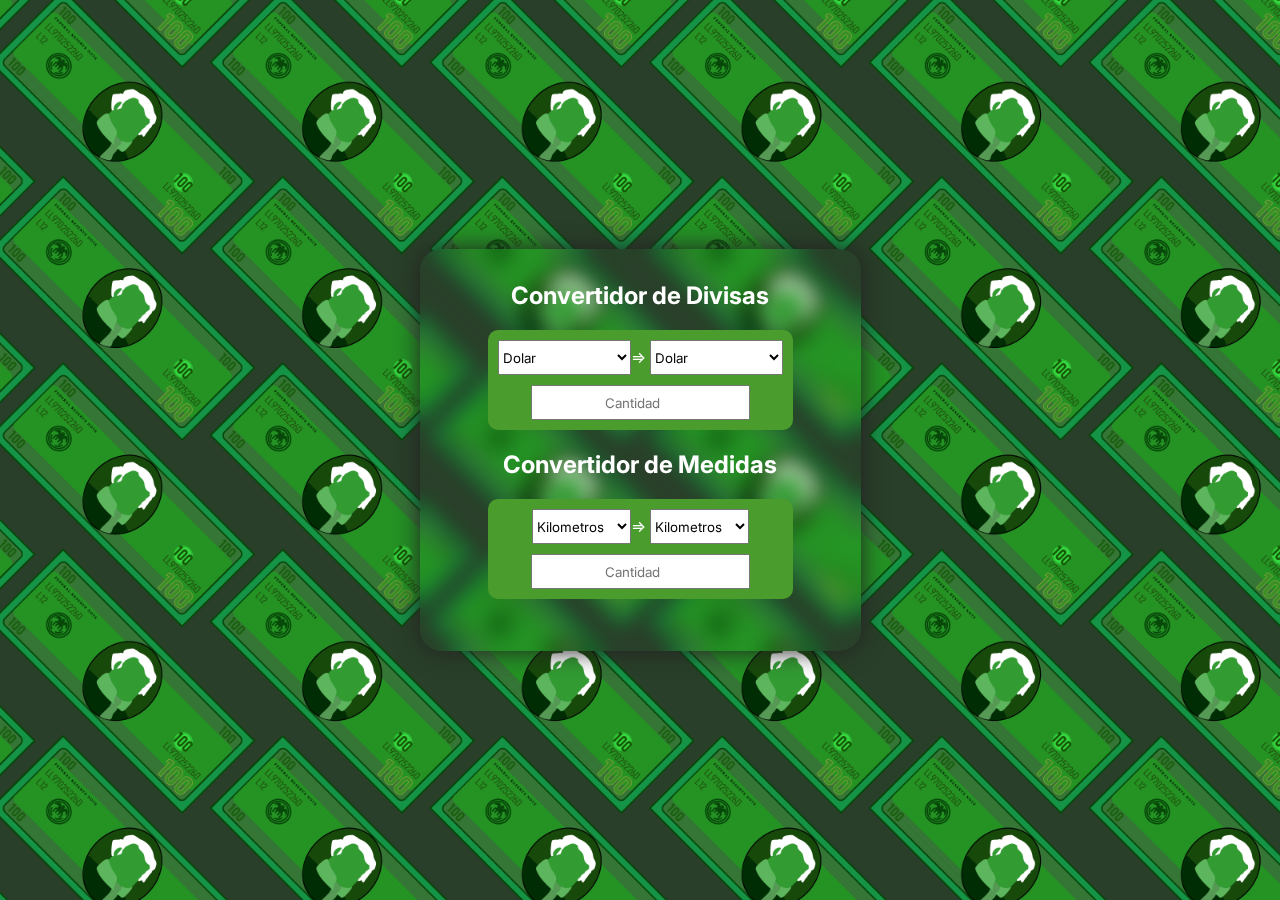
<file: Proyecto-Divisas/index.html>
<!DOCTYPE html>
<html lang="en">
<head>
    <meta charset="UTF-8">
    <meta http-equiv="X-UA-Compatible" content="IE=edge">
    <meta name="viewport" content="width=device-width, initial-scale=1.0">
    <link rel="stylesheet" href="./CSS/login32.css">
    <link rel="preconnect" href="https://fonts.googleapis.com">
    <link rel="preconnect" href="https://fonts.gstatic.com">
    <link href="https://fonts.googleapis.com/css2?family=Inter:wght@300&display=swap" rel="stylesheet">
    <title>Convertidor</title>
</head>
<body>    
    <div class="formulario_conteiner">
        <h2>Convertidor de Divisas</h2>

        <div class="conteiner_cambio">
            <select name="unidad1" id="unidad1">
                <option value="Dolar">Dolar</option>
                <option value="Euro">Euro</option>
                <option value="Peso">Pesos Argentinos</option>
            </select>=>
            <select name="unidad2" id="unidad2">
               <option value="Dolar">Dolar</option>
               <option value="Euro">Euro</option>
               <option value="Peso">Pesos Argentinos</option>
           </select>
           <input type="number" placeholder="Cantidad" id="cantidad1">
          </div>

        <div class="resultado_conteiner" id="resultado1"></div>

        <h2 class="medidas">Convertidor de Medidas</h2>
        <div class="conteiner_cambio">
            <select name="unidad3" id="unidad3">
                <option value="Kilometros">Kilometros</option>
                <option value="Centimetros">Centimetros</option>
                <option value="Milimetros">Milimetros</option>
            </select>=>
            <select name="unidad4" id="unidad4">
               <option value="Kilometros">Kilometros</option>
               <option value="Centimetros">Centimetros</option>
               <option value="Milimetros">Milimetros</option>
           </select>
           <input type="number" placeholder="Cantidad" id="cantidad2">
          </div>

        <div class="resultado_conteiner" id="resultado2"></div>

    </div>
    <script src="./JS/datos3.js"></script>
</body>
</html>
</file>
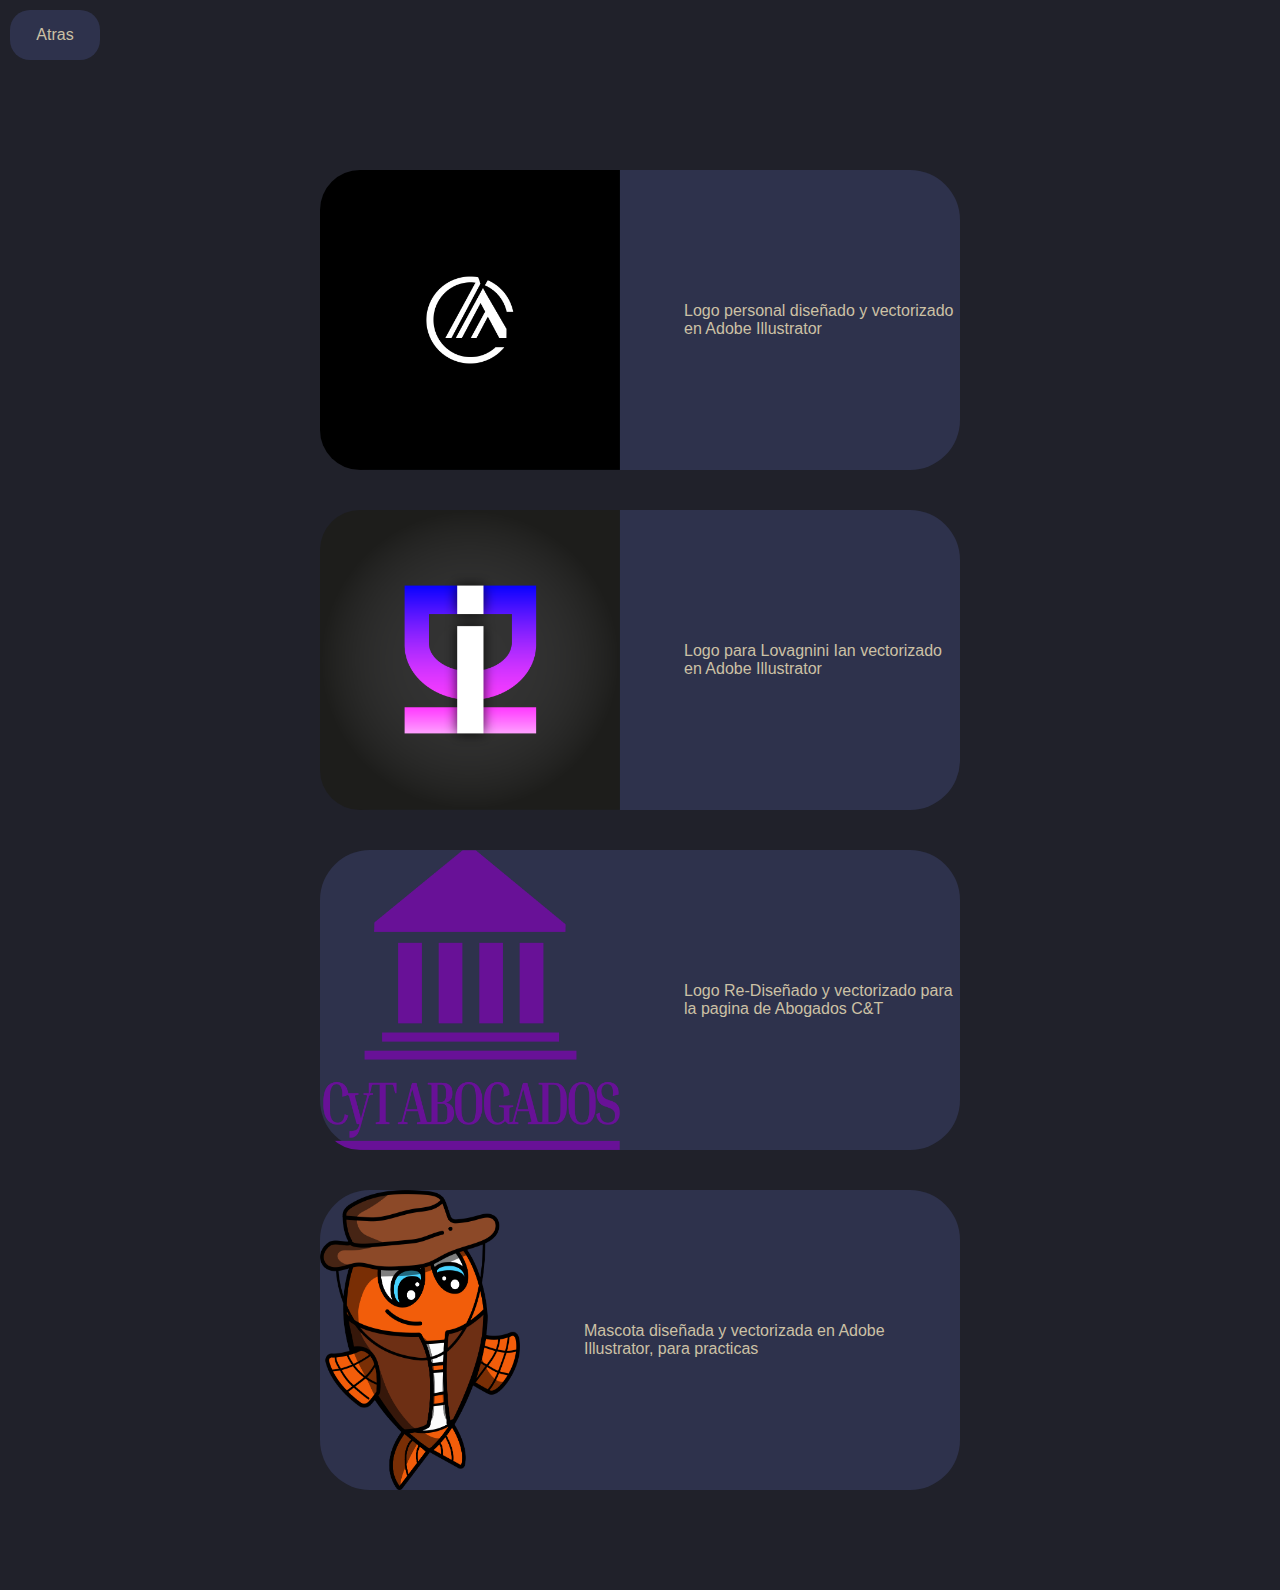
<file: Pages/pag-1-logos.html>
<!DOCTYPE html>
<html lang="en">
<head>
    <meta charset="UTF-8">
    <meta name="viewport" content="width=device-width, initial-scale=1.0">
    <link rel="icon" href="../Icons/Logo-Personal.svg">
    <link rel="stylesheet" href="../CSS/style-pag_1.css">
    <title>Trabajos de Adobe Illustrator</title>
</head>
<body>
    <div class="boton"><a href="../index.html">Atras</a></div>

    <section class="container_expo">
        <div class="container_fotos">
            <div class="foto">
                <img src="../Proyecto-Imagenes/Logo-Background.png" alt="" class="foto4">
                <div class="container_texto">
                    <p>Logo personal diseñado y vectorizado en Adobe Illustrator</p>
                </div>
            </div>

            <div class="foto">
                <img src="../Proyecto-Imagenes/IanIDL-Logo.png" alt="" class="foto1">
                <div class="container_texto">
                    <p>Logo para Lovagnini Ian vectorizado en Adobe Illustrator</p>
                </div>
            </div>

            <div class="foto">
                <img src="../Proyecto-Imagenes/Logo-Nuevo-Cyt-Center.png" alt="" class="foto3">
                <div class="container_texto">
                    <p>Logo Re-Diseñado y vectorizado para la pagina de Abogados C&T</p>
                </div>
            </div>

            <div class="foto">
                <img src="../Proyecto-Imagenes/pez.png" alt="" class="foto2">
                <div class="container_texto">
                    <p>Mascota diseñada y vectorizada en Adobe Illustrator, para practicas</p>
                </div>
            </div>
        </div>
    </section>
</body>
</html>
</file>
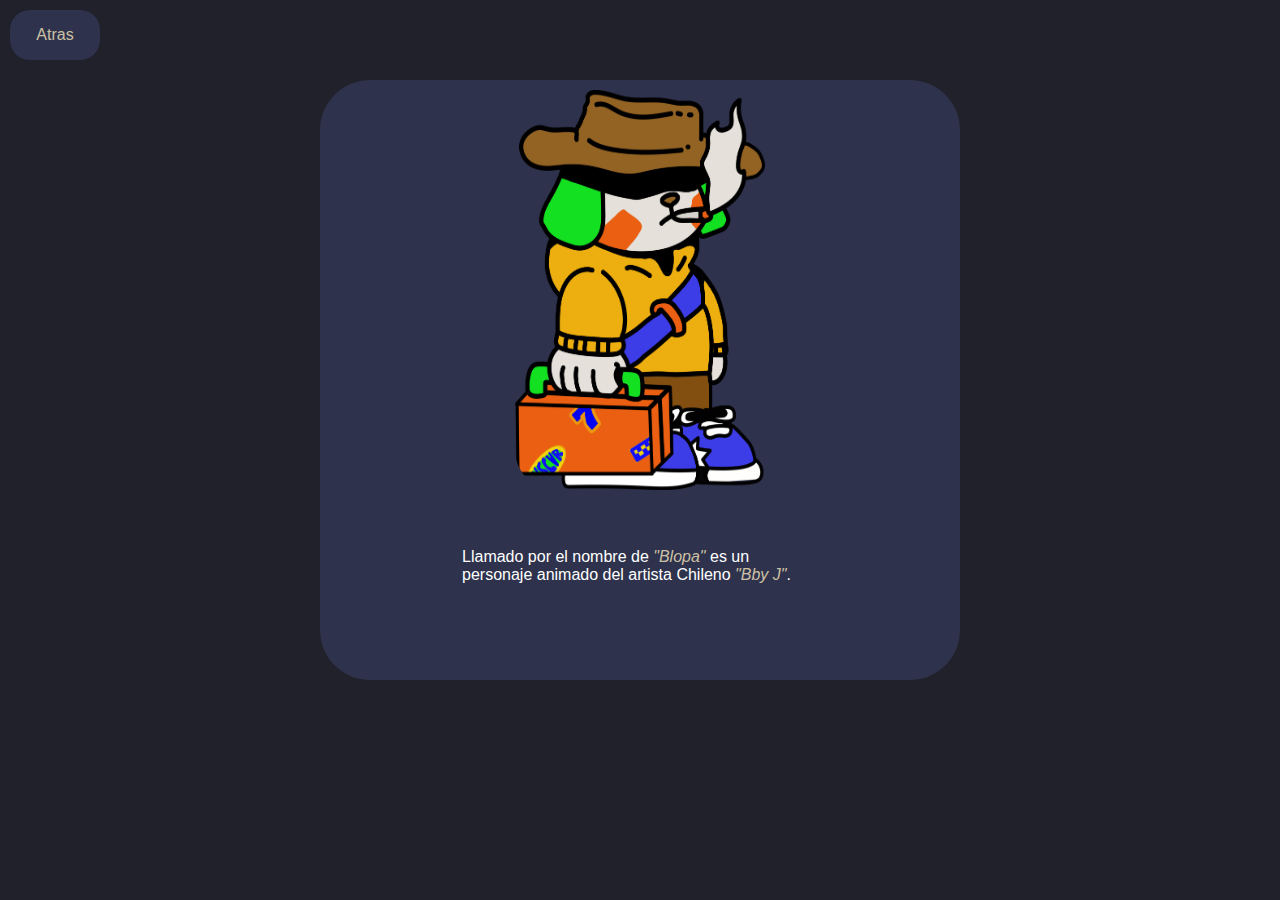
<file: Pages/pag-2-blopa.html>
<!DOCTYPE html>
<html lang="en">
<head>
    <meta charset="UTF-8">
    <meta name="viewport" content="width=device-width, initial-scale=1.0">
    <link rel="icon" href="../Icons/Logo-Personal.svg">
    <link rel="stylesheet" href="../CSS/style-pag2.css">
    <title>Proyecto "Blopa"</title>
</head>
<body>
    <div class="boton"><a href="../index.html">Atras</a></div>

    <section class="container_expo">
        <div class="container_foto">
            <div class="foto">
                <img src="../Proyecto-Imagenes/Blopa.png" alt="">
                
                <div class="container_texto">
                    <p>Llamado por el nombre de <span>"Blopa"</span> es un personaje animado del artista Chileno <span>"Bby J"</span>.</p>
                </div>
            </div>
        </div>
    </section>
</body>
</html>
</file>
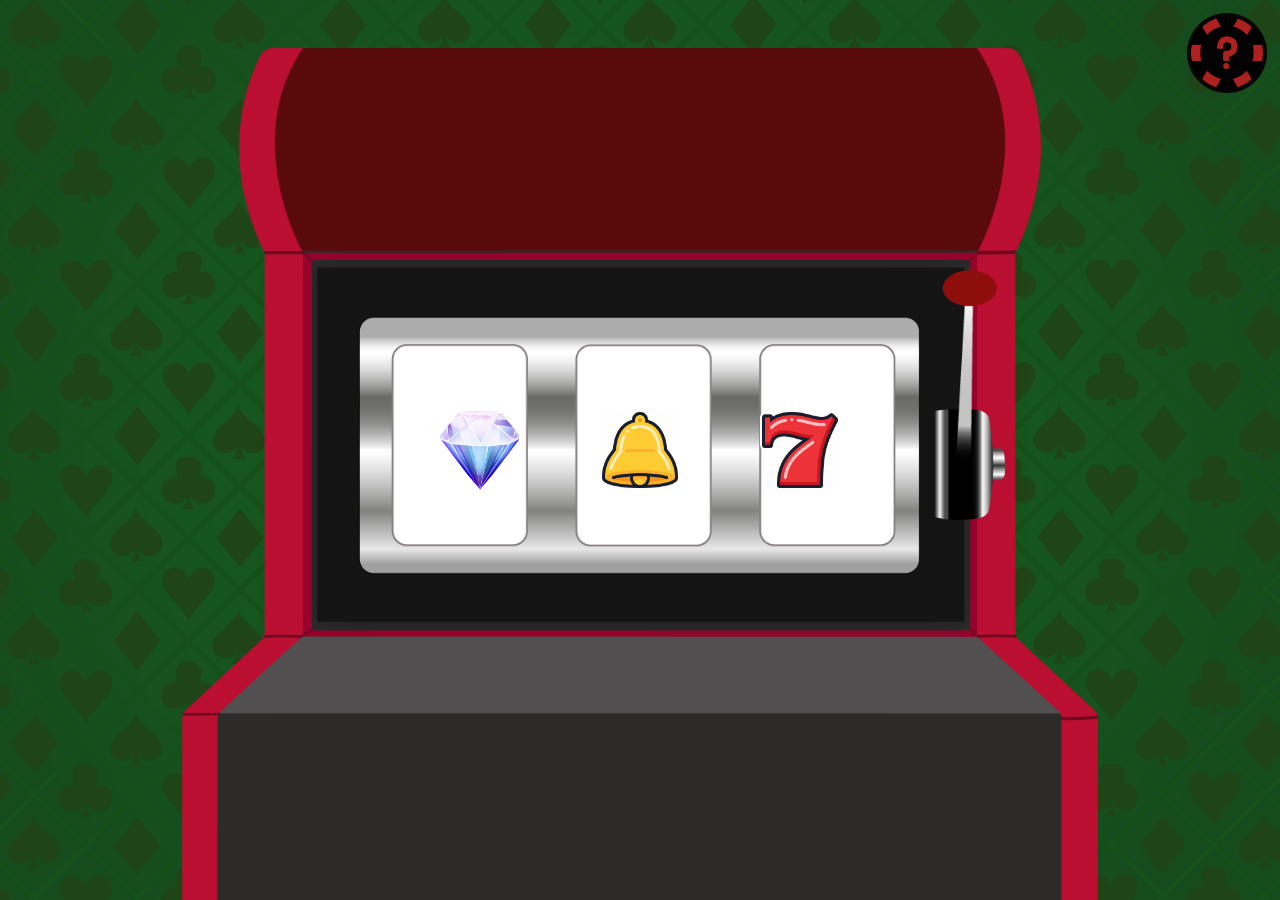
<file: Proyecto-Final_Slot/index-slot.html>
<!DOCTYPE html>
<html lang="en">
<head>
    <meta charset="UTF-8">
    <meta name="viewport" content="width=device-width, initial-scale=1.0">
    <link rel="Icon" href="./imagenes/siete.png">
    <link rel="stylesheet" href="./CSS/slot-style.css">
    <title>Maquina Traga Monedas</title>
</head>
<body>
    <div class="container_todo">
        <div class="container_padre">
            <section class="container_iconos-palanca">
                <div class="container_iconos" id="inicio">
                    <img class="imagen1" src="./imagenes/diamond.png" alt="Icono 1">
                    <img class="imagen2" src="./imagenes/bell.png" alt="Icono 2">
                    <img class="imagen3" src="./imagenes/siete.png" alt="Icono 3">
            
                    <img class="Gif1" id="gif1" src="gif/gifFinalFinal.gif" style="display: none;">
                    <img class="Gif2" id="gif2" src="gif/gifFinalFinal.gif" style="display: none;">
                    <img class="Gif3" id="gif3" src="gif/gifFinalFinal.gif" style="display: none;">
                </div>
            </section>
        </div>

        <div class="reglas">
            <button onclick="openModal()" class="modal-open"><div><img src="./imagenes/Coin.png" alt="coin-img" draggable="false"></div></button>
        </div>

        <div id="myModal" class="modal">
            <img src="./imagenes/Background-Instrucciones.png" alt="modal-background-img">
            <h2 onclick="closeModal()" class="close">X</h2>
            <div class="modal-content" draggable="false">
                <p>
                    Para poder jugar en el Slot, el usuario debera de clickear en la palanca para activar la animación de giro de los iconos.
                    <br>
                    Una vez finalizada la animación los iconos deberan de coincidir 3 veces para poder ganar de lo contrario se tendra que volver a tirar.
                    <br>
                    Las Recompensas son:
                    <br>
                    Triple Diamantes = 3 Fichas.
                    <br>
                    Triple Siete = 2 Fichas.
                    <br>
                    Triple Campana = 1 Ficha.
                </p>
            </div>
        </div>
        <script src="./JS/botones.js"></script>

        <div class="container_palanca">
            <img src="./imagenes/Palanca-Arriba.png" class="boton-palanca" id="boton" alt="">
            <img src="./imagenes/Palanca-Abajo.png" id="palancaAbajo" alt="" style="display: none;">
        </div>
    </div>

    <div id="mensajeContainer"></div>

    <script src="./JS/Slotisa.js"></script>
</body>
</html>
</file>
<file: Proyecto-Divisas/CSS/login32.css>
*{
    margin: 0;
    padding: 0;
    box-sizing: border-box;
    font-family: 'Inter', sans-serif;
}

body{
    display: flex;
    justify-content: center;
    align-items: center;
    height: 100vh;
    background-image: url(../image/Dolares.png) ;
    background-repeat: no-repeat;
    background-size: cover;
}

h2{
    color: #FFF;
}

.formulario_conteiner{
    text-align: center;
    padding: 2rem 3rem;
    color: #fff;
    backdrop-filter: blur(10px);
    box-shadow: 0 0 25px #222;
    border-radius: 5%;
    height: auto;
}

.conteiner_cambio{
    background-color: rgb(74, 156, 44);
    height: 100px;
    padding: 10px;
    margin: 20px;
    border-radius: 10px ;
}

input[type="number"]{
    display: block;
    height: 35px;
    margin: 10px auto;
    text-align: center;
}

select{
    height: 35px;
}

.resultado_conteiner{
    background-color: rgb(21, 109, 11);
    border-radius: 20px;
    font-weight: bold;
}

.medidas{
    margin-top: 20px;
}
</file>
<file: CSS/style-pag_1.css>
:root{
    --text-color: #FFFF;
    --text-color-inverse: #000;
    --theme-color: #20212A;
    --theme-color-2: #292b38;  
    --theme-color-3: #2e324c;;  
    --secundary-color: #ccc1a5;
}

*{
    margin:0px;
    padding:0px;
    box-sizing: border-box;
    font-family: 'Poppins', sans-serif;
    text-decoration: none;
    color: var(--secundary-color);
}

body{
    background-color: var(--theme-color);
}

.boton{
    background-color: #2e324c;
    border-radius: 20px;
    width: 90px;
    height: 50px;
    display: flex;
    justify-content: center;
    align-items: center;
    margin: 10px;
}

.boton:hover{
    background-color: var(--text-color);
}

.container_expo{
    margin: auto;
    width: 50%;
}

.container_fotos{
    display: grid;
    grid-template-columns: repeat(1, 1fr);
    justify-content: center;
    align-items: center;
    gap: 40px;
    padding: 100px 0px;
}

.foto{
    display: flex;
    flex-direction: row;
    justify-content: flex-start;
    gap: 10%;
    align-items: center;
    height: auto;
    width: auto;
    border-radius: 50px;
    background-color: var(--theme-color-3);
}

.container_fotos .foto1{
    height: 300px;
    width: 300px;
    border-radius: 40px 0px 0px 40px;
}

.container_fotos .foto2{
    height: 300px;
    width: 200px;
    border-radius: 40px 0px 0px 40px;
}

.container_fotos .foto3{
    height: 300px;
    width: 300px;
    border-radius: 40px 0px 0px 40px;
}

.container_fotos .foto4{
    height: 300px;
    width: 300px;
    border-radius: 40px 0px 0px 40px;
}

.container_fotos .container_texto{
    display: flex;
    justify-content: center;
    align-items: center;
    width: 50%;
}

@media (max-width:768px) {
    .foto{
        display: flex;
        flex-direction: column;
        justify-content: flex-start;
        gap: 10%;
        align-items: center;
        height: 500px;
        width: auto;
        border-radius: 50px;
        background-color: var(--theme-color-3);
    }

    .container_fotos .foto1{
        height: 300px;
        width: 300px;
        border-radius: 40px 40px 0px 0px;
    }
    
    .container_fotos .foto2{
        height: 300px;
        width: 200px;
        padding-top: 20px;
        border-radius: 40px 40px 0px 0px;
    }
    
    .container_fotos .foto3{
        height: 300px;
        width: 300px;
        border-radius: 40px 40px 0px 0px;
    }
    
    .container_fotos .foto4{
        height: 300px;
        width: 300px;
        border-radius: 40px 40px 0px 0px;
    }
}
</file>
<file: CSS/style-pag2.css>
:root{
    --text-color: #FFFF;
    --text-color-inverse: #000;
    --theme-color: #20212A;
    --theme-color-2: #292b38;  
    --theme-color-3: #2e324c;;  
    --secundary-color: #ccc1a5;
}

*{
    margin:0px;
    padding:0px;
    box-sizing: border-box;
    font-family: 'Poppins', sans-serif;
    text-decoration: none;
    color: var(--secundary-color);

}

body{
    background-color: var(--theme-color);
}

.boton{
    background-color: #2e324c;
    border-radius: 20px;
    width: 90px;
    height: 50px;
    display: flex;
    justify-content: center;
    align-items: center;
    margin: 10px;
}

.container_expo{
    margin: auto;
    width: 50%;
}

.container_foto{
    padding: 10px 0px;
}

.foto{
    display: flex;
    flex-direction: row;
    justify-content: flex-start;
    gap: 5%;
    align-items: center;
    height: auto;
    width: auto;
    border-radius: 50px;
    background-color: var(--theme-color-3);
    padding: 20px;
}

.foto img{
    height: 800px;
    width: 500px;
    border-radius: 40px 0px 0px 40px;
}

.container_texto p{
    color: var(--text-color);
    max-width: 30ch;
}

span{
    color: #ccc1a5;
    font-style: italic;
}

@media (max-width:1300px) {
    .foto{
        display: flex;
        flex-direction: column;
        justify-content: flex-start;
        gap: 10%;
        align-items: center;
        height: 600px;
        width: auto;
        border-radius: 50px;
        background-color: var(--theme-color-3);
        padding: 10px;
    }

    .foto img{
        height: 400px;
        width: 250px;
        border-radius: 40px 0px 0px 40px;
    }

    .container_texto p{
        max-width: 40ch;
    }
}

@media (max-width:375px) {
    .container_expo{
        margin: auto;
        width: 70%;
    }

    .foto{
        display: flex;
        flex-direction: column;
        justify-content: flex-start;
        gap: 10%;
        align-items: center;
        height: 500px;
        width: auto;
        border-radius: 50px;
        background-color: var(--theme-color-3);
        padding: 10px;
    }

    .foto img{
        height: 250px;
        width: 150px;
        border-radius: 40px 0px 0px 40px;
    }

    .container_texto p{
        font-size: 0.8em;
        max-width: 40ch;
    }
}

@media (max-width:428px) {

    .container_expo{
        margin: auto;
        width: 70%;
    }

    .foto{
        display: flex;
        flex-direction: column;
        justify-content: flex-start;
        gap: 10%;
        align-items: center;
        height: 500px;
        width: auto;
        border-radius: 50px;
        background-color: var(--theme-color-3);
        padding: 10px;
    }

    .foto img{
        height: 350px;
        width: 230px;
        border-radius: 40px 0px 0px 40px;
    }

    .container_texto p{
        font-size: 0.8em;
        max-width: 40ch;
    }
}
</file>
<file: Proyecto-Final_Slot/CSS/slot-style.css>
*{
    margin: 0;
    padding: 0;
    box-sizing: border-box;
}

@font-face {
    font-family: 'Flat-Italic';
    src:url(../Font/Flat-Italic.ttf);
}

@font-face {
    font-family: 'Filled-Marqued-Italic';
    src: url(../Font/Font-Win/Filled-Marqued-Italic.ttf);
}

body{
    background: url(../imagenes/Fondo-Slotisa-Plata.png) no-repeat center center fixed;
    background-size: cover;
}

.container_botones{
    display: flex;
    justify-content: space-between;
    align-items: center;
}

.container_todo{
    width: 100%;
    height: 100vh;
    display: flex;
    flex-direction: row-reverse;
    justify-content: center;
    align-items: center;
}

.container_padre{
    margin: auto;
}

.container_iconos-palanca{
    display: flex;
    flex-direction: row;
    align-items: center;
    gap: 20px;
}

.container_iconos{
    display: flex;
    flex-direction: row;
    justify-content: space-between;
    align-items: center;
    width: 420px;   
}

.imagen1, .imagen2, .imagen3{
    height: 80px;
    width: 80px;
    margin: 0px 10px;
}

.Gif1, .Gif2, .Gif3{
    height: 80px;
    width: 80px;
    margin: 0px 10px;
}

#mensajeContainer {
    z-index: 2;
    position: absolute;
    top: 50%;
    left: 50%;
    transform: translate(-50%, -50%);
}

.boton-palanca{
    height: 250px;
    width: 70px;
}

.boton-palanca img{
    height: auto;
    width: auto;
}

#palancaAbajo{
    height: 250px;
    width: 70px;
    margin-top: 140px;
}

.container_palanca {
    position: absolute;
    bottom: 0;
    right: 21.5%;
    top: 30%;
}

.perdiste{
    font-size: 80px;
    font-family: 'Flat-Italic';
    font-weight: 500;
    color: red;
    -webkit-text-stroke: 1.5px rgb(226, 173, 0);
    text-shadow: 0 0 40px #ffffff;
    text-align: center;
    margin: 25px 0px;
    width: 450px;
}
@keyframes zoom{
    0% {
    transform: scale(1); /* Tamaño original */
    }
    50% {
    transform: scale(1.5); /* Tamaño ampliado */
    }
    100% {
    transform: scale(1); /* Tamaño original */
    }
}

/* Aplicar la animación a la etiqueta que deseas agrandar y achicar */
.ganaste{
    font-size: 70px;
    font-family: 'Filled-Marqued-Italic';
    font-weight: 400;
    color: rgb(9, 163, 50);
    -webkit-text-stroke: 1.5px rgb(9, 69, 25);
    text-shadow: 0 0 80px #0df805;
    animation-name: zoom; /* Nombre de la animación definida anteriormente */
    animation-duration: 2s; /* Duración de la animación en segundos */
    animation-iteration-count: infinite; 
    animation-direction: alternate; /* Invertir la animación después de cada iteración */
    margin-bottom: 50px 0px;
}

@media (max-width: 1100px){
    .container_iconos{
        justify-content: space-evenly;
    }

    .imagen1, .imagen2, .imagen3{
        height: 60px;
        width: 60px;
    }

    .Gif1, .Gif2, .Gif3{
        height: 60px;
        width: 6%;
    }

    .container_palanca{
        height: 180px;
        width: 35px;
    }

    .boton-palanca{
        height: 180px;
        width: 35px;
    }
    
    .boton-palanca img{
        height: auto;
        width: auto;
    }
    
    #palancaAbajo{
        height: 250px;
        width: 70px;
        margin-top: 140px;
    }
}

@media (max-width: 900px){
    .container_todo{
        display: flex;
        flex-direction: column;
    }
    
}
.modal-open {
    background: none;
    border: none;
    color: #000;
    cursor: pointer;
    position: absolute;
    margin-inline: 1vw;
    margin-block: 1vw;
    width: 80px;
    height: 80px;
    top: 0;
    right: 0;
  }
  
  .modal-open::-moz-focus-inner,
  input::-moz-focus-inner {
    border: 0;
    padding: 0;
    position: fixed;
  }
  
  .modal-open:hover img{
    transition: transform 500ms ease;
    transform: rotate(360deg); 
  }
  
  .modal-open > div{
    position: relative;
  }
  
  .modal-open > div img{
    width: 100%;
  }
  
  .modal-open > div p{
    position: absolute;
    top: 50%;
    left: 50%;
    transform: translate(-50%,-60%);
    font-size: max(1.2ch,1vw);
    font-weight: 700;
    color: white;
  }
  
  .modal {
    display: none;
    position: relative;
    opacity: 0;
    position: fixed;
    z-index: 2;
    left: 0;
    top: 0;
    width: 100%;
    height: 100%;
    background-color: rgba(0, 0, 0, 0.5);
    justify-content: center;
    align-items: center;
  }
  
  .modal img{
    left:50%;
    transform: translate(-50%,-10%);
    max-width: min(110vh, 130vw);
    position: absolute;
    z-index: -2;
    height: 600px;
    width: 1000px;
    margin-top: 90px;
  }
  
  .modal-active{
    animation: opacity 0.33s ease-in-out forwards;
  }
  
  @keyframes opacity {
    0%{opacity: 0;}
    100%{opacity: 1;}
  }
  
  .modal-content { 
    margin-top: 90px;
    max-width: min(50vh, 70vw);
    max-height: min(32vh, 32vw);
    text-align: center;
    transform: translateY(33%);
    font-size: min(min(1.25rem,2.5vw), 2.3vh);
    font-weight: 750;
    color:#fff;
    overflow-y: scroll;
    overscroll-behavior: contain;
  }

  .modal-content::-webkit-scrollbar{
    display: none;
  }
  
  .modal .close{
    display: flex;
    position: fixed;
    top:0;
    right: 0;
    align-items: center;
    justify-content: center;
    width: 4rem;
    height: 4rem;
    text-align: center;
    font-weight: 900;
    font-size: 1.5rem;
    background-color: #ff3333;
    cursor: pointer;
    color: white;
    font-family: 'Franklin Gothic Medium', 'Arial Narrow', Arial, sans-serif;
    margin: 10px;
  }
  
  .modal .close:hover{
    transition: background-color 200ms ease;
    background-color: hsl(0, 100%, 50%);
  }

  @media (min-width:1800px){
    .container_iconos {
        display: flex;
        flex-direction: row;
        justify-content: space-between;
        align-items: center;
        width: 550px;
    }

    .container_palanca {
        position: absolute;
        bottom: 0;
        right: 22.9%;
        top: 30%;
    }

}
</file>
